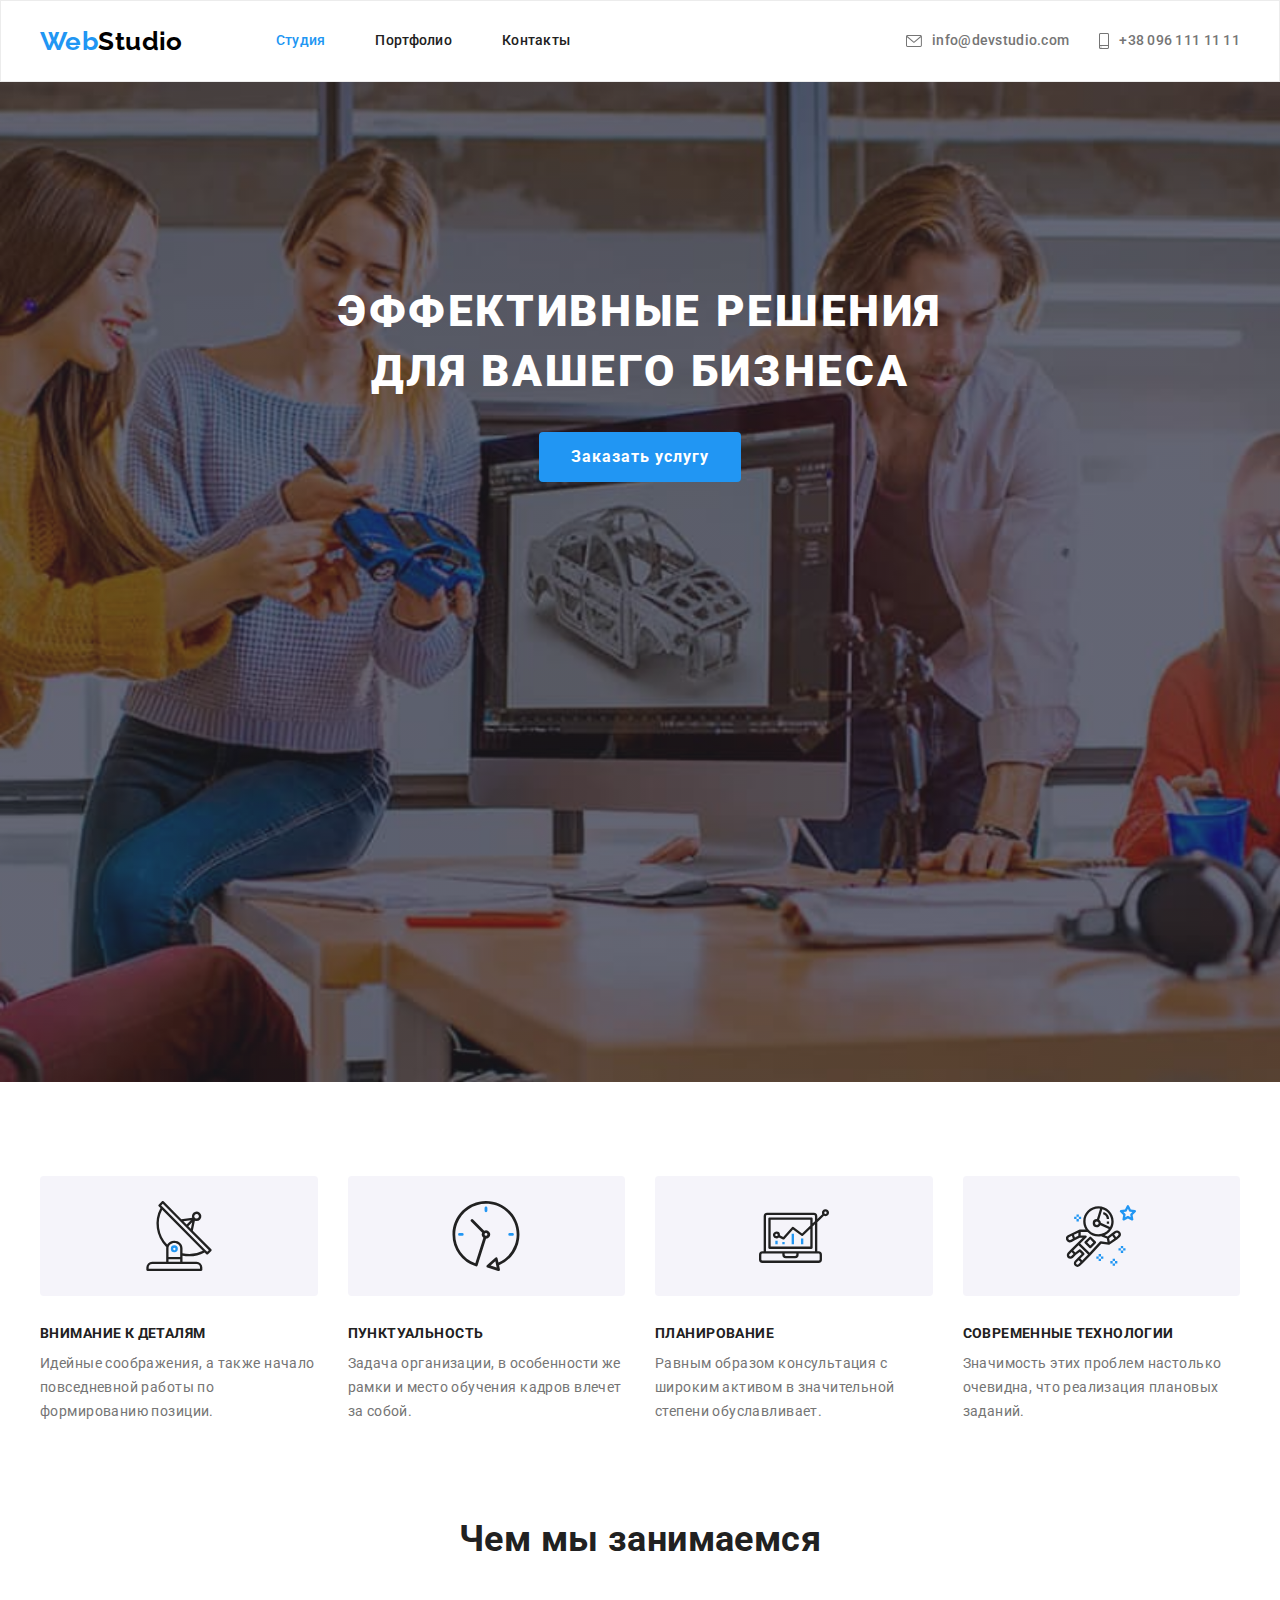
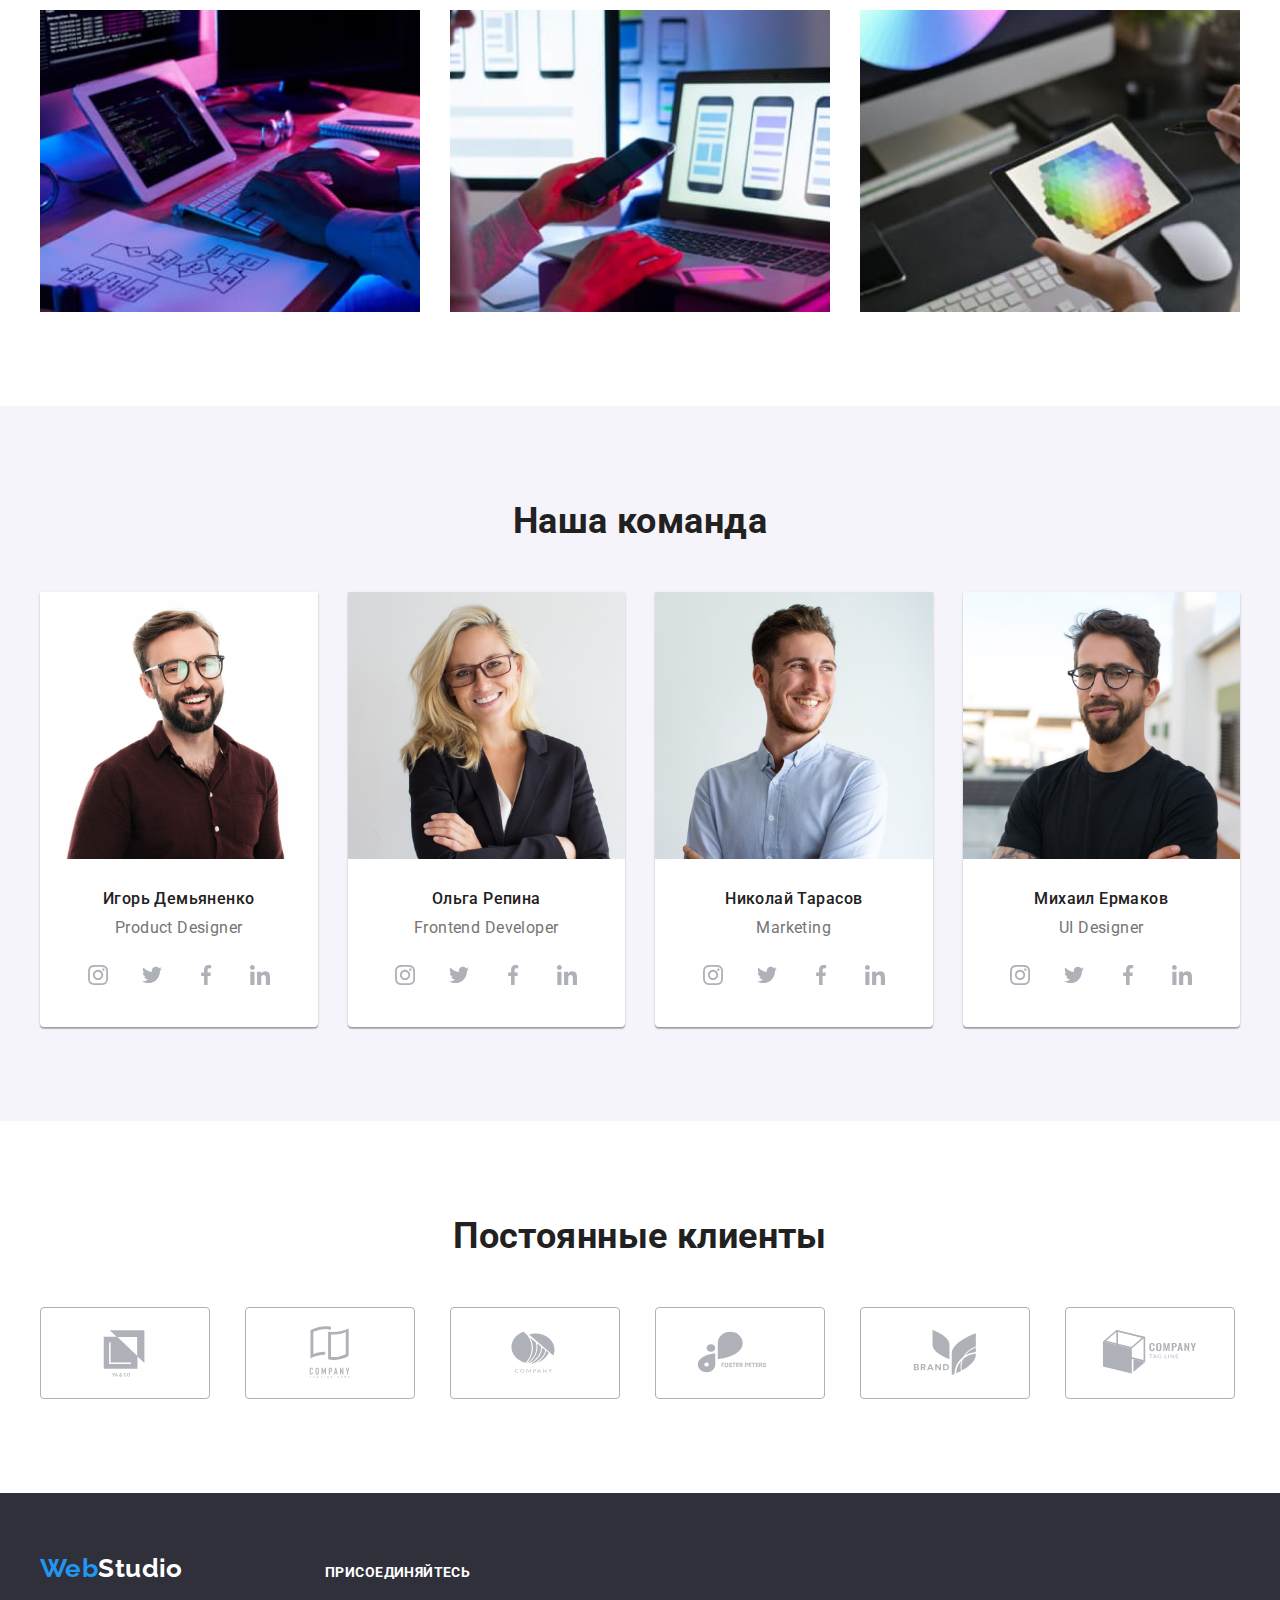
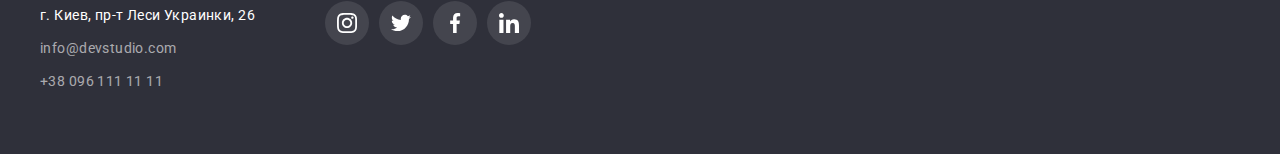
<file: index.html>
<!DOCTYPE html>
<html lang="ru">
<head>
    <meta charset="UTF-8">
    <meta http-equiv="X-UA-Compatible" content="IE=edge">
    <meta name="viewport" content="width=device-width, initial-scale=1.0">
    <title>Homework #2</title>
    <link rel="preconnect" href="https://fonts.googleapis.com">
    <link rel="preconnect" href="https://fonts.gstatic.com" crossorigin>
    <link href="https://fonts.googleapis.com/css2?family=Raleway:wght@700&family=Roboto:wght@400;500;700;900&display=swap" rel="stylesheet" />
    <link rel="stylesheet" href="https://cdnjs.cloudflare.com/ajax/libs/modern-normalize/1.1.0/modern-normalize.min.css" 
    integrity="sha512-wpPYUAdjBVSE4KJnH1VR1HeZfpl1ub8YT/NKx4PuQ5NmX2tKuGu6U/JRp5y+Y8XG2tV+wKQpNHVUX03MfMFn9Q==" 
    crossorigin="anonymous" referrerpolicy="no-referrer" />
    <link rel="stylesheet" href="./css/styles.css" />
</head>
<body>
    <!--Шапка-->
    <header class="header">
        <div class="header-section container">
            <nav class="nav">
                <a href="/" lang="en" class="link logo">
                    Web<span class="logo-header">Studio</span>
                </a>

                <ul class="menu-nav-list list">
                    <li class="menu-nav-item"> <a href="./index.html" class="menu-nav-link link current">Студия</a></li>
                    <li class="menu-nav-item"> <a href="./portfolio.html" class="menu-nav-link link">Портфолио</a></li>
                    <li class="menu-nav-item"> <a href="" class="menu-nav-link link">Контакты</a></li>
                </ul>
            </nav>
            <ul class="contacts-list list">
                <li lang="en" class="contacts-item"><a href="mailto:info@devstudio.com" class="menu-nav-link contacts-link link">
                    <svg class="contacts-icon" width="16" height="12"><use href="images/icons.svg#icon-envelope"></use></svg>
                    <span class="contacts-content">info@devstudio.com</span></a></li>
                <li class="contacts-item"><a href="tel:+380961111111" class="menu-nav-link contacts-link link">
                    <svg class="contacts-icon" width="10" height="16"><use href="images/icons.svg#icon-smartphone"></use></svg>
                    <span class="contacts-content">+38 096 111 11 11</span></a></li>
            </ul>
        </div>
    </header>
    <main>
        <!--Герой-->
        <section class="hero">
                <div class="container">
                <h1 class="hero-title title">Эффективные решения для вашего бизнеса</h1>
                <button type="button" class="hero-button button">Заказать услугу</button>
            </div>
        </section>
            
        <!--Особенности-->
        <section class="features">
            <div class="container">
            <h2 class="title-hidden">Особенности</h2>
            <ul class="card-set list">
                <li class="features-item item">
                    <h3 class="features-title title">Внимание к деталям</h3>
                    <p class="features-text text">Идейные соображения, а также начало повседневной работы по формированию позиции.</p>
                </li>
                <li class="features-item item">
                    <h3 class="features-title title">Пунктуальность</h3>
                    <p class="features-text text">Задача организации, в особенности же рамки и место обучения кадров влечет за собой.</p>
                </li>
                <li class="features-item item">
                    <h3 class="features-title title">Планирование</h3>
                    <p class="features-text text">Равным образом консультация с широким активом в значительной степени обуславливает.</p>
                </li>
                <li class="features-item item">
                    <h3 class="features-title title">Современные технологии</h3>
                    <p class="features-text text">Значимость этих проблем настолько очевидна, что реализация плановых заданий.</p>
                </li>
            </ul>
            </div>
        </section>
        <!--Чем занимаются-->
        <section class="functions section">
            <div class="container">
            <h2 class="section-title title">Чем мы занимаемся</h2>
            <ul class="card-set list">
                <li class="functions-item item"><img src="./images/box_1.jpg" alt="программирование" width="370"></li>
                <li class="functions-item item"><img src="./images/box_2.jpg" alt="разработка мобильного дизайна" width="370"></li>
                <li class="functions-item item"><img src="./images/box_3.jpg" alt="подбор цветов на палитре" width="370"></li>
            </ul>
            </div>
        </section>
        <!--Команда-->
        <section class="team section">
            <div class="container">
                <h2 class="section-title title">Наша команда</h2>
                <ul class="card-set list">
                    <li class="team-item item">
                        <img src="./images/team_card_1.jpg" alt="Член команды" width="270" class="team-foto">
                            <h3 class="team-name">Игорь Демьяненко</h3>
                            <p lang="en" class="team-text text">Product Designer</p>
                            <ul class="social-list list">
                                <li class="social-item">
                                    <a href="" class="social-link">
                                        <svg class="social-icon" width="20" height="20">
                                            <use href="./images/icons.svg#icon-instagram"></use>
                                        </svg>
                                    </a>
                                </li>
                                <li class="social-item">
                                    <a href="" class="social-link">
                                        <svg class="social-icon" width="20" height="20">
                                            <use href="./images/icons.svg#icon-twitter"></use>
                                        </svg>
                                    </a>
                                </li>
                                <li class="social-item">
                                    <a href="" class="social-link">
                                        <svg class="social-icon" width="20" height="20">
                                            <use href="./images/icons.svg#icon-facebook"></use>
                                        </svg>
                                    </a>
                                </li>
                                <li class="social-item">
                                    <a href="" class="social-link">
                                        <svg class="social-icon" width="20" height="20">
                                            <use href="./images/icons.svg#icon-linkedin"></use>
                                        </svg>
                                    </a>
                                </li>
                            </ul>
                        
                    </li>
                    <li class="team-item item">
                        <img src="./images/team_card_2.jpg" alt="Член команды" width="270" class="team-foto">
                            <h3 class="team-name">Ольга Репина</h3>
                            <p lang="en" class="team-text text">Frontend Developer</p>
                            <ul class="social-list list">
                                <li class="social-item">
                                    <a href="" class="social-link">
                                        <svg class="social-icon" width="20" height="20">
                                            <use href="./images/icons.svg#icon-instagram"></use>
                                        </svg>
                                    </a>
                                </li>
                                <li class="social-item">
                                    <a href="" class="social-link">
                                        <svg class="social-icon" width="20" height="20">
                                            <use href="./images/icons.svg#icon-twitter"></use>
                                        </svg>
                                    </a>
                                </li>
                                <li class="social-item">
                                    <a href="" class="social-link">
                                        <svg class="social-icon" width="20" height="20">
                                            <use href="./images/icons.svg#icon-facebook"></use>
                                        </svg>
                                    </a>
                                </li>
                                <li class="social-item">
                                    <a href="" class="social-link">
                                        <svg class="social-icon" width="20" height="20">
                                            <use href="./images/icons.svg#icon-linkedin"></use>
                                        </svg>
                                    </a>
                                </li>
                            </ul>
                        
                    </li>
                    <li class="team-item item">
                        <img src="./images/team_card_3.jpg" alt="Член команды" width="270" class="team-foto">
                            <h3 class="team-name">Николай Тарасов</h3>
                            <p lang="en" class="team-text text">Marketing</p>
                            <ul class="social-list list">
                                <li class="social-item">
                                    <a href="" class="social-link">
                                        <svg class="social-icon" width="20" height="20">
                                            <use href="./images/icons.svg#icon-instagram"></use>
                                        </svg>
                                    </a>
                                </li>
                                <li class="social-item">
                                    <a href="" class="social-link">
                                        <svg class="social-icon" width="20" height="20">
                                            <use href="./images/icons.svg#icon-twitter"></use>
                                        </svg>
                                    </a>
                                </li>
                                <li class="social-item">
                                    <a href="" class="social-link">
                                        <svg class="social-icon" width="20" height="20">
                                            <use href="./images/icons.svg#icon-facebook"></use>
                                        </svg>
                                    </a>
                                </li>
                                <li class="social-item">
                                    <a href="" class="social-link">
                                        <svg class="social-icon" width="20" height="20">
                                            <use href="./images/icons.svg#icon-linkedin"></use>
                                        </svg>
                                    </a>
                                </li>
                            </ul>
                        
                    </li>
                    <li class="team-item item">
                        <img src="./images/team_card_4.jpg" alt="Член команды" width="270" class="team-foto">
                            <h3 class="team-name">Михаил Ермаков</h3>
                            <p lang="en" class="team-text text">UI Designer</p>
                            <ul class="social-list list">
                                <li class="social-item">
                                    <a href="" class="social-link">
                                        <svg class="social-icon" width="20" height="20">
                                            <use href="./images/icons.svg#icon-instagram"></use>
                                        </svg>
                                    </a>
                                </li>
                                <li class="social-item">
                                    <a href="" class="social-link">
                                        <svg class="social-icon" width="20" height="20">
                                            <use href="./images/icons.svg#icon-twitter"></use>
                                        </svg>
                                    </a>
                                </li>
                                <li class="social-item">
                                    <a href="" class="social-link">
                                        <svg class="social-icon" width="20" height="20">
                                            <use href="./images/icons.svg#icon-facebook"></use>
                                        </svg>
                                    </a>
                                </li>
                                <li class="social-item">
                                    <a href="" class="social-link">
                                        <svg class="social-icon" width="20" height="20">
                                            <use href="./images/icons.svg#icon-linkedin"></use>
                                        </svg>
                                    </a>
                                </li>
                            </ul>
                        
                    </li>
                </ul>
            </div>
        </section>

        <!-- Постоянные клиенты -->
        <section class="clients section">
            <div class="container">
                <h2 class="section-title title">Постоянные клиенты</h2>
                <ul class="card-set list">
                    <li class="clients-item item">
                        <a href="" class="clients-link link">
                            <svg class="clients-icon" width="106" height="60">
                                <use href="./images/icons.svg#icon-logo_company_1"></use>
                            </svg>
                        </a></li>
                    <li class="clients-item item">
                        <a href="" class="clients-link link">
                            <svg class="clients-icon" width="106" height="60">
                                <use href="./images/icons.svg#icon-logo_company_2"></use>
                            </svg>
                        </a></li>
                    <li class="clients-item item">
                        <a href="" class="clients-link link">
                            <svg class="clients-icon" width="106" height="60">
                                <use href="./images/icons.svg#icon-logo_company_3"></use>
                            </svg>
                        </a></li>
                    <li class="clients-item item">
                        <a href="" class="clients-link link">
                            <svg class="clients-icon" width="106" height="60">
                                <use href="./images/icons.svg#icon-logo_company_4"></use>
                            </svg>
                        </a></li>
                    <li class="clients-item item">
                        <a href="" class="clients-link link">
                            <svg class="clients-icon" width="106" height="60">
                                <use href="./images/icons.svg#icon-logo_company_5"></use>
                            </svg>
                        </a></li>
                    <li class="clients-item item">
                        <a href="" class="clients-link link">
                            <svg class="clients-icon" width="106" height="60">
                                <use href="./images/icons.svg#icon-logo_company_6"></use>
                            </svg>
                        </a></li>
                </ul>
            </div>
        </section>
    </main>
    <!--Подвал-->
    <footer class="footer">
        <div class="footer-container container">
            <div class="footer-left">
                <a href="/" lang="en" class="link logo">
                    Web<span class="logo-footer">Studio</span>
                </a>
                <address class="address">
                    <ul class="address-list list">
                        <li class="address-item"><a href="https://goo.gl/maps/B9Vz4qunZjv2nFq8A" target="_blank" rel="noreferrer noopener" class="address-link link adds">г. Киев, пр-т Леси Украинки, 26</a></li>
                        <li lang="en" class="address-item" ><a href="mailto:info@devstudio.com" class="address-link link">info@devstudio.com</a></li>
                        <li class="address-item"><a href="tel:+380961111111" class="address-link link">+38 096 111 11 11</a></li>
                    </ul>  
                </address>
            </div>
            <div class="footer-right">
                <h3 class="footer-right-title title">присоединяйтесь</h3>
                <ul class="social-list list">
                    <li class="social-item">
                        <a href="" class="social-link">
                            <svg class="social-icon" width="20" height="20">
                                <use href="./images/icons.svg#icon-instagram"></use>
                            </svg>
                        </a>
                    </li>
                    <li class="social-item">
                        <a href="" class="social-link">
                            <svg class="social-icon" width="20" height="20">
                                <use href="./images/icons.svg#icon-twitter"></use>
                            </svg>
                        </a>
                    </li>
                    <li class="social-item">
                        <a href="" class="social-link">
                            <svg class="social-icon" width="20" height="20">
                                <use href="./images/icons.svg#icon-facebook"></use>
                            </svg>
                        </a>
                    </li>
                    <li class="social-item">
                        <a href="" class="social-link">
                            <svg class="social-icon" width="20" height="20">
                                <use href="./images/icons.svg#icon-linkedin"></use>
                            </svg>
                        </a>
                    </li>
                </ul>
            </div>
        </div>
    </footer>
    
</body>
</html>
</file>
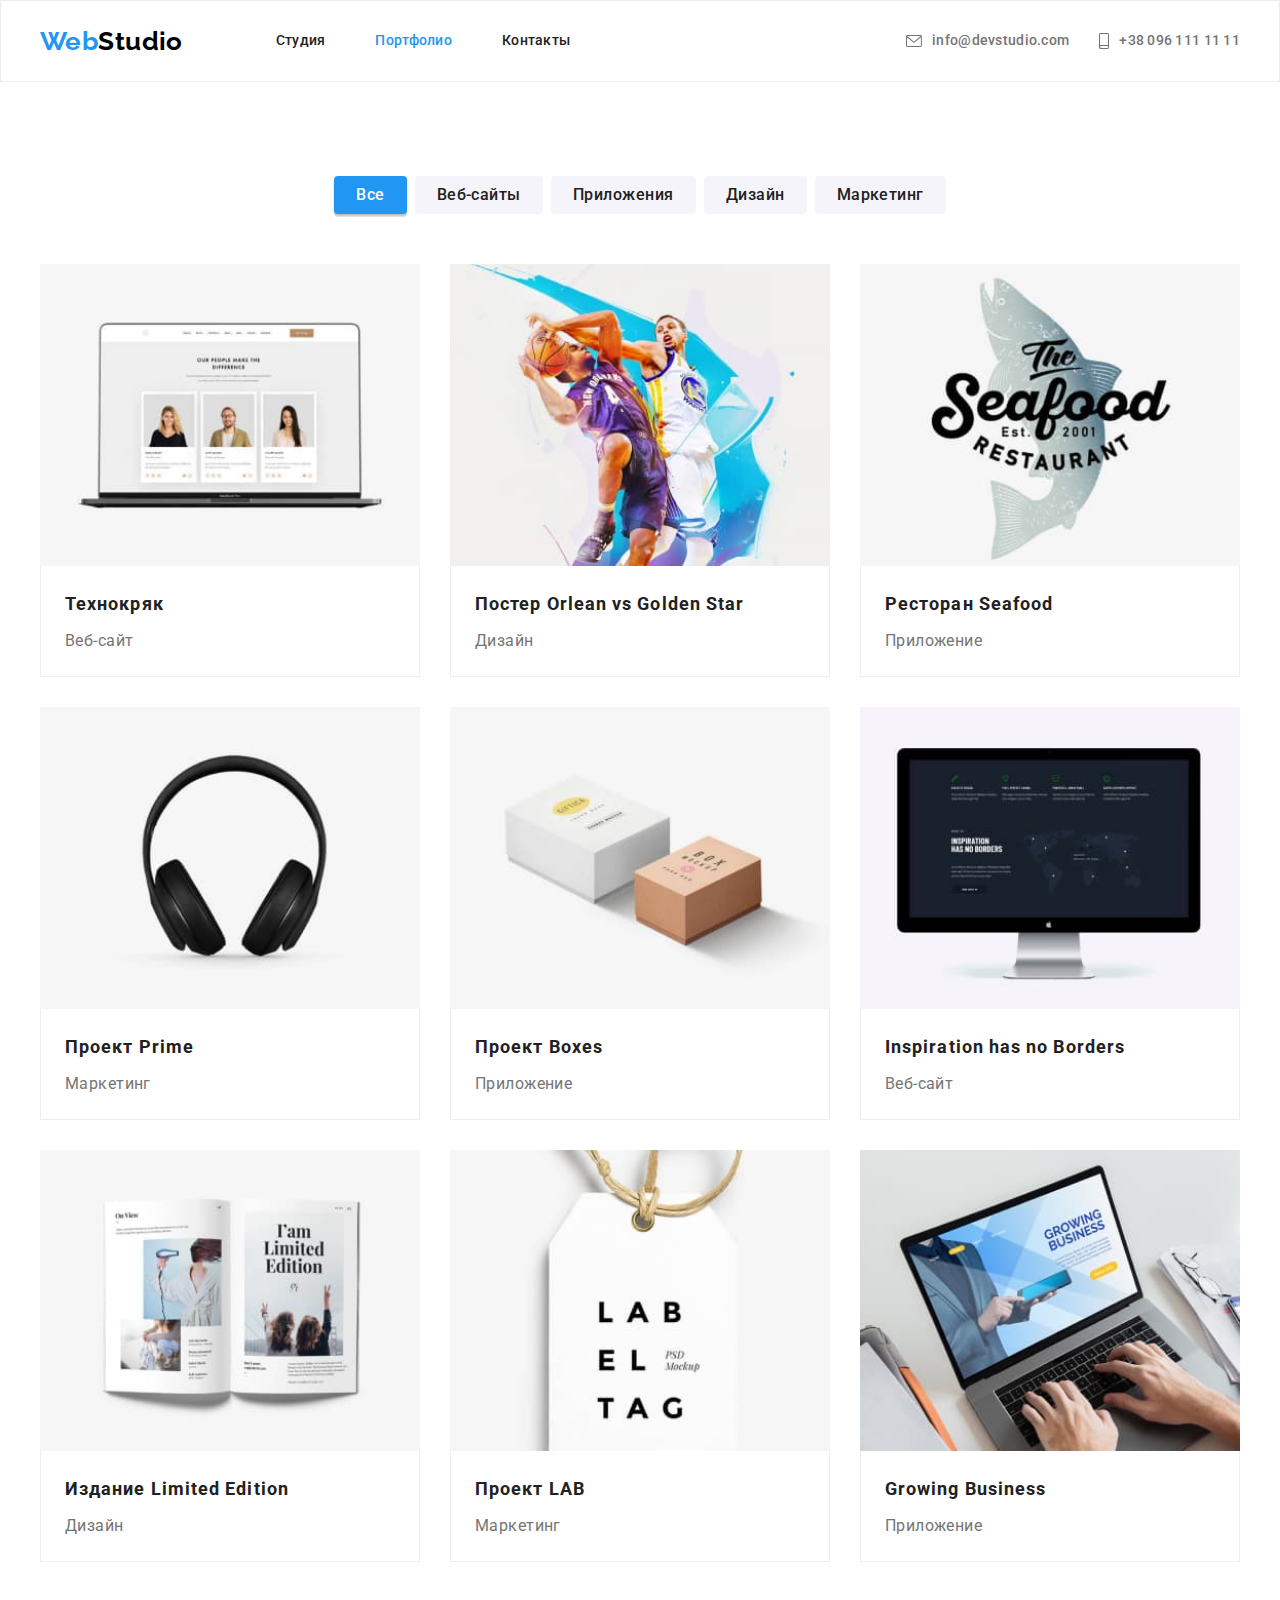
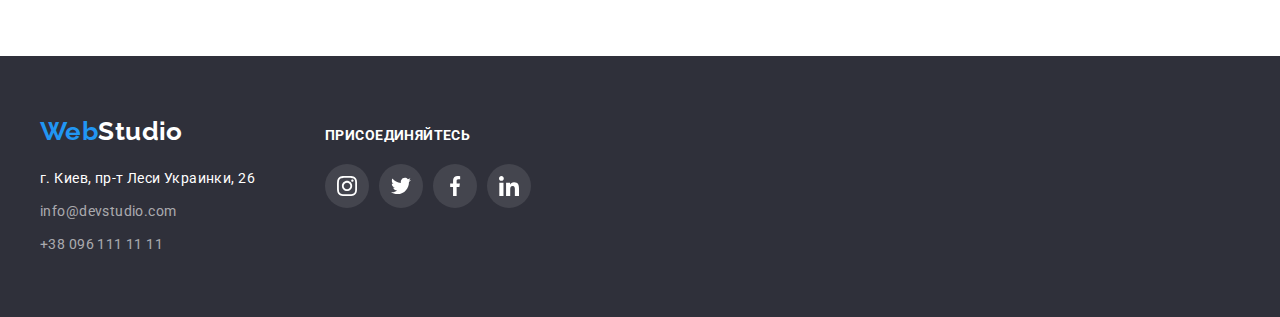
<file: portfolio.html>
<!DOCTYPE html>
<html lang="ru">
<head>
    <meta charset="UTF-8">
    <meta http-equiv="X-UA-Compatible" content="IE=edge">
    <meta name="viewport" content="width=device-width, initial-scale=1.0">
    <title>Homework #2.1</title>
    <link rel="preconnect" href="https://fonts.googleapis.com">
    <link rel="preconnect" href="https://fonts.gstatic.com" crossorigin>
    <link href="https://fonts.googleapis.com/css2?family=Raleway:wght@700&family=Roboto:wght@400;500;700;900&display=swap" rel="stylesheet">
    <link rel="stylesheet" href="https://cdnjs.cloudflare.com/ajax/libs/modern-normalize/1.1.0/modern-normalize.min.css" 
    integrity="sha512-wpPYUAdjBVSE4KJnH1VR1HeZfpl1ub8YT/NKx4PuQ5NmX2tKuGu6U/JRp5y+Y8XG2tV+wKQpNHVUX03MfMFn9Q==" 
    crossorigin="anonymous" referrerpolicy="no-referrer" />    
    <link rel="stylesheet" href="./css/styles.css" />
</head>
<body>
    <!--Шапка-->
    <header class="header">
      <div class="header-section container">
      <nav class="nav">
          <a href="/" lang="en" class="link logo">
              Web<span class="logo-header">Studio</span>
          </a>

          <ul class="menu-nav-list list">
              <li class="menu-nav-item"> <a href="./index.html" class="menu-nav-link link">Студия</a></li>
              <li class="menu-nav-item"> <a href="./portfolio.html" class="menu-nav-link link current">Портфолио</a></li>
              <li class="menu-nav-item"> <a href="" class="menu-nav-link link">Контакты</a></li>
          </ul>
      </nav>
      <ul class="contacts-list list">
        <li lang="en" class="contacts-item"><a href="mailto:info@devstudio.com" class="menu-nav-link contacts-link link">
            <svg class="contacts-icon" width="16" height="12"><use href="images/icons.svg#icon-envelope"></use></svg>
            <span class="contacts-content">info@devstudio.com</span></a></li>
        <li class="contacts-item"><a href="tel:+380961111111" class="menu-nav-link contacts-link link">
            <svg class="contacts-icon" width="10" height="16"><use href="images/icons.svg#icon-smartphone"></use></svg>
            <span class="contacts-content">+38 096 111 11 11</span></a></li>
    </ul>
      </div>
    </header>
    <main>
        <section class="portfolio section">
          <div class="container">
            <h1 class="title-hidden">Портфолио</h1>

            <!-- Фильтр -->
            <h2 class="title-hidden">Фильтр проектов</h2>
            <ul class="filter-list list">
              <li class="filter-item"><button type="button" class="filter-button button current-btn">Все</button></li>
              <li class="filter-item"><button type="button" class="filter-button button">Веб-сайты</button></li>
              <li class="filter-item"><button type="button" class="filter-button button">Приложения</button></li>
              <li class="filter-item"><button type="button" class="filter-button button">Дизайн</button></li>
              <li class="filter-item"><button type="button" class="filter-button button">Маркетинг</button></li>
            </ul>

            <!-- Примеры проектов -->
            <h2 class="title-hidden">Примеры проектов</h2>
            <ul class="card-set list">
              <li class="project-item item">
                <a href="" class="project-link link" target="_blank" rel="noreferrer noopener">
                  <img src="./images/project_1.jpg" alt="Ноутбук" width="370">
                  <div class="project-caption">
                    <h3 class="project-title title">Технокряк</h3>
                    <p class="project-text text">Веб-сайт</p>
                  </div>
                </a>
              </li>
              <li class="project-item item">
                <a href="" class="project-link link" target="_blank" rel="noreferrer noopener">
                  <img src="./images/project_2.jpg" alt="Баскетболисты" width="370">
                  <div class="project-caption">
                    <h3 class="project-title title">Постер <span lang="en">Orlean vs Golden Star</span></h3>
                    <p class="project-text text">Дизайн</p>
                  </div>
                </a>
              </li>
              <li class="project-item item">
                <a href="" class="project-link link" target="_blank" rel="noreferrer noopener">
                  <img src="./images/project_3.jpg" alt="Логотип ресторана" width="370">
                  <div class="project-caption">
                    <h3 class="project-title title">Ресторан <span lang="en">Seafood</span></h3>
                    <p class="project-text text">Приложение</p>
                  </div>
                </a>
              </li>
              <li class="project-item item">
                <a href="" class="project-link link" target="_blank" rel="noreferrer noopener">
                  <img src="./images/project_4.jpg" alt="Наушники" width="370">
                  <div class="project-caption">
                    <h3 class="project-title title">Проект <span lang="en">Prime</span></h3>
                    <p class="project-text text">Маркетинг</p>
                  </div>
                </a>
              </li>
              <li class="project-item item">
                <a href="" class="project-link link" target="_blank" rel="noreferrer noopener">
                  <img src="./images/project_5.jpg" alt="Две коробки" width="370">
                  <div class="project-caption">
                    <h3 class="project-title title">Проект <span lang="en">Boxes</span></h3>
                    <p class="project-text text">Приложение</p>
                  </div>
                </a>
              </li>
              <li class="project-item item">
                <a href="" class="project-link link" target="_blank" rel="noreferrer noopener">
                  <img src="./images/project_6.jpg" alt="Монитор" width="370">
                  <div class="project-caption">
                    <h3 class="project-title title" lang="en">Inspiration has no Borders</h3>
                    <p class="project-text text">Веб-сайт</p>
                  </div>
                </a>
              </li>
              <li class="project-item item">
                <a href="" class="project-link link" target="_blank" rel="noreferrer noopener">
                  <img src="./images/project_7.jpg" alt="Журнал" width="370">
                  <div class="project-caption">
                    <h3 class="project-title title">Издание <span lang="en">Limited Edition</span></h3>
                    <p class="project-text text">Дизайн</p>
                  </div>
                </a>
              </li>
              <li class="project-item item">
                <a href="" class="project-link link" target="_blank" rel="noreferrer noopener">
                  <img src="./images/project_8.jpg" alt="Бирка" width="370">
                  <div class="project-caption">
                    <h3 class="project-title title">Проект <span lang="en">LAB</span></h3>
                    <p class="project-text text">Маркетинг</p>
                  </div>
                </a>
              </li>
              <li class="project-item item">
                <a href="" class="project-link link" target="_blank" rel="noreferrer noopener">
                  <img src="./images/project_9.jpg" alt="Ноутбук" width="370">
                  <div class="project-caption">
                    <h3 class="project-title title" lang="en">Growing Business</h3>
                    <p class="project-text text">Приложение</p>
                  </div>
                </a>
              </li>
            </ul>
          </div>
        </section>
    </main>
    <!--Подвал-->
    <footer class="footer">
      <div class="footer-container container">
          <div class="footer-left">
              <a href="/" lang="en" class="link logo">
                  Web<span class="logo-footer">Studio</span>
              </a>
              <address class="address">
                  <ul class="address-list list">
                      <li class="address-item"><a href="https://goo.gl/maps/B9Vz4qunZjv2nFq8A" target="_blank" rel="noreferrer noopener" class="address-link link adds">г. Киев, пр-т Леси Украинки, 26</a></li>
                      <li lang="en" class="address-item" ><a href="mailto:info@devstudio.com" class="address-link link">info@devstudio.com</a></li>
                      <li class="address-item"><a href="tel:+380961111111" class="address-link link">+38 096 111 11 11</a></li>
                  </ul>  
              </address>
          </div>
          <div class="footer-right">
              <h3 class="footer-right-title title">присоединяйтесь</h3>
              <ul class="social-list list">
                  <li class="social-item">
                      <a href="" class="social-link">
                          <svg class="social-icon" width="20" height="20">
                              <use href="./images/icons.svg#icon-instagram"></use>
                          </svg>
                      </a>
                  </li>
                  <li class="social-item">
                      <a href="" class="social-link">
                          <svg class="social-icon" width="20" height="20">
                              <use href="./images/icons.svg#icon-twitter"></use>
                          </svg>
                      </a>
                  </li>
                  <li class="social-item">
                      <a href="" class="social-link">
                          <svg class="social-icon" width="20" height="20">
                              <use href="./images/icons.svg#icon-facebook"></use>
                          </svg>
                      </a>
                  </li>
                  <li class="social-item">
                      <a href="" class="social-link">
                          <svg class="social-icon" width="20" height="20">
                              <use href="./images/icons.svg#icon-linkedin"></use>
                          </svg>
                      </a>
                  </li>
              </ul>
          </div>
      </div>
  </footer>
    
</body>
</html>
</file>
<file: css/styles.css>
/* цвет заголовков #212121 */
/* цвет текста #757575 */
/* белый  #FFFFFF */
/* акцент #2196F3*/

:root {
    --primary-text-color: #757575;
    --title-text-color: #212121;
    --accent-color: #2196F3;
    --primery-bg-color: #FFFFFF;
    --secondary-bg-color: #2F303A;
    --additional-bg-color: #F5F4FA;
    --header-logo-color: #000;
    --social-icon-color: #AFB1B8;
    --card-gap: 30px;
    --card-item: 3;
} 

/* Reset */

p, h1, h2, h3 {
    margin: 0;
}

.link {
    display: block;
    text-decoration: none;
    color: inherit;
}
 
.list {
    list-style: none;
    padding: 0;
    margin: 0;
}

img {
    display: block;
    width: 100%;
    height: auto;
}


body {
    margin: 0;
    color: var(--primary-text-color);
    background-color: var(--primery-bg-color);
    font-family: 'Roboto', sans-serif;
    font-style: normal;
    font-weight: 400;
    font-size: 14px;
    line-height: 1.71;
    letter-spacing: 0.03em;
}



.title {
    color: var(--title-text-color);
    padding: 0;
    margin: 0;

}

.title-hidden {
    position: absolute;
    white-space: nowrap;
    width: 1px;
    height: 1px;
    margin: -1px;
    padding: 0;
    overflow: hidden;
    border: 0;
    clip: rect(0 0 0 0);
    clip-path: inset(50%);
}

.button {
    font-family: inherit;
    cursor: pointer;
    border-radius: 4px;
    border-width: 0;
} 

.container {
    margin-left: auto;
    margin-right: auto;
    width: 1200px;
    padding-left: 15px;
    padding-right: 15px;
}



/* -------- Header ------- */

.header {
    border: 1px solid #ECECEC;
}

.header-section {
    display: flex;
    align-items: center;
}

.nav,
.contacts-list,
.menu-nav-list {
    display: flex;
    align-items: center;
}

/* Logo */

.logo {
    color: var(--accent-color);
    font-family: "Raleway", sans-serif;
    font-weight: 700;
    font-size: 26px;
    line-height: 1.19;
}

.logo-header {
    color: var(--header-logo-color);
}

.logo-footer {
    color: var(--primery-bg-color);
}

/* navigation */

.menu-nav-list {
    margin-left: 93px;
    color: var(--title-text-color);
}

.menu-nav-item:not(:last-child) {
    margin-right: 50px;
}

.menu-nav-link {
    padding-top: 32px;
    padding-bottom: 32px;
    font-weight: 500;
    font-size: 14px;
    line-height: 1.14;
    letter-spacing: 0.02em;
}

.menu-nav-link:hover, 
.menu-nav-link:focus,
.menu-nav-link.current {
    color: var(--accent-color);
}

/* contacts header*/

.contacts-list {
    margin-left: auto;
} 

.contacts-item:not(:last-child) {
    margin-right: 30px;
}

.contacts-link {
    display: flex;
    align-items: center;
}

.contacts-icon {
    margin-right: 10px;
    fill: currentColor;
}

/* Section hero */

.hero {
    padding-top: 200px;
    padding-bottom: 200px;
    text-align: center;
    max-width: 1600px;
    height: 600px;
    margin-left: auto;
    margin-right: auto;
    background-color: var(--secondary-bg-color);
    background-image: 
    linear-gradient(rgba(47, 48, 58, 0.4), rgba(47, 48, 58, 0.4)),
    url('../images/overlay_img.jpg');
    background-repeat: no-repeat;
    background-position: center;
    background-size: cover;
}
.hero-title {
    max-width: 696px;
    margin-bottom: 30px;
    margin-right: auto;
    margin-left: auto;
    color: var(--primery-bg-color);
    font-weight: 900;
    font-size: 44px;
    line-height: 1.36;
    letter-spacing: 0.06em;
    text-transform: uppercase;
}
.hero-button {
    padding: 10px 32px;
    color: var(--primery-bg-color);
    background-color: var(--accent-color);
    font-weight: 700;
    font-size: 16px;
    line-height: 1.87;
    align-items: center;
    letter-spacing: 0.06em;
}
.hero-button:hover,
.hero-button:focus {
    background-color: #188CE8;   
}


/* Section features */

.features {
    padding-top: 94px;
    --card-item: 4;
}

.features-item::before {
    display: block;
    content: "";
    height: 120px;
    border-radius: 4px;
    margin-bottom: var(--card-gap);
    background-size: 70px;
    background-repeat: no-repeat;
    background-position: center;
    background-color: var(--additional-bg-color);
}

.features-item:nth-child(1)::before {
    background-image: url('../images/antenna.svg');
}
.features-item:nth-child(2)::before {
    background-image: url('../images/clock.svg');
}
.features-item:nth-child(3)::before {
    background-image: url('../images/diagram.svg');
}
.features-item:nth-child(4)::before {
    background-image: url('../images/astronaut.svg');
}

.card-set {
    display: flex;
    flex-wrap: wrap;
    margin-top: calc(-1 * var(--card-gap));
    margin-left: calc(-1 * var(--card-gap));
}

.item {
    flex-basis: calc(100% / var(--card-item) - var(--card-gap));
    margin-top: var(--card-gap);
    margin-left: var(--card-gap);
} 

.features-title {
    margin-bottom: 10px;
    font-size: 14px;
    line-height: 1.14;
    text-transform: uppercase;
}

/* Section functions */

.section {
    padding-top: 94px;
    padding-bottom: 94px;
}

.section-title {
    margin-bottom: 50px;
    font-size: 36px;
    line-height: 1.17;
    text-align: center;
}



/* Section team */ 

.team {
    background-color: var(--additional-bg-color);
    --card-item: 4;
}

.team-item {
    background-color: var(--primery-bg-color);
    padding-bottom: 30px;
    box-shadow: 0px 1px 3px rgba(0, 0, 0, 0.12), 0px 1px 1px rgba(0, 0, 0, 0.14), 0px 2px 1px rgba(0, 0, 0, 0.2);
    border-radius: 0px 0px 4px 4px;
}

.team-foto {
    margin-bottom: var(--card-gap);
}

.team-name {
    margin-bottom: 10px;
    color: var(--title-text-color);
    font-weight: 500;
}

.team-text,
.team-name {
    font-size: 16px;
    line-height: 1.19;
    text-align: center;
}

.social-list {
    display: flex;
    justify-content: center;
    margin-top: 16px;
}

.social-item:not(:last-child) {
    margin-right: 10px;
}

.social-link {
    display: flex;
    justify-content: center;
    align-items: center;
    width: 44px;
    height: 44px;
    border-radius: 50%;
    background-color: var(--primery-bg-color);
    color: var(--social-icon-color);
}

.social-icon {
    fill: currentColor;
}

.social-link:hover,
.social-link:focus {
    background-color: var(--accent-color);
    color: var(--primery-bg-color);
}


/* Section clients */

.clients {
    --card-item: 6; 
}

.clients-link {
    display: flex;
    justify-content: center;
    align-items: center;
    width: 170px;
    height: 92px;
    border: 1px solid var(--social-icon-color);
    box-sizing: border-box;
    border-radius: 4px;
    color: var(--social-icon-color);
}

.clients-icon {
    fill: currentColor;
}

.clients-link:hover,
.clients-link:focus {
    border-color: var(--accent-color);
    color: var(--accent-color);
}


/* footer */

.footer {
    padding-top: 60px;
    padding-bottom: 60px;
    background-color: var(--secondary-bg-color);
}

.footer-container {
    display: flex;
    align-items: baseline;
}

.footer-left {
    margin-right: 70px;
}

.footer .logo {
    display: block;
    margin-bottom: 20px;
}
.address {
    font-style: normal;
    font-size: 14px;
    line-height: 1.71;
}
.address-item:not(:last-child) {
    margin-bottom: 9px;
}
.address-link {
    color: rgba(255, 255, 255, 0.6);
}
.address-link.adds {
    color: var(--primery-bg-color);
}
.address-link:hover, 
.address-link:focus {
    color: var(--accent-color);
}

.footer-right-title {
    color: var(--primery-bg-color);
    font-size: 14px;
    line-height: 1.14;
    text-transform: uppercase;
}

.footer-right .social-list {
    margin-top: 20px;
}

.footer-right .social-link {
    background-color: rgba(255, 255, 255, 0.1);
    color: var(--primery-bg-color);
}

.footer-right .social-link:hover,
.footer-right .social-link:focus {
    background-color: var(--accent-color);
}


/*-------------- Page portfolio ------------ */

/* filter */
.filter-list {
    display: flex;
    justify-content: center;
    margin-bottom: 50px;
}

.filter-item:not(:last-child) {
    margin-right: 8px;
}
    
.filter-button {
    padding: 6px 22px 6px 22px;
    color: var(--title-text-color);
    background-color: #F5F4FA;
    font-weight: 500;
    font-size: 16px;
    line-height: 1.62;
    text-align: center;
    letter-spacing: 0.03em;
}

.filter-button:hover,
.filter-button:focus,
.current-btn {
    color: var(--primery-bg-color);
    background-color: var(--accent-color);
    box-shadow: 0px 3px 1px rgba(0, 0, 0, 0.1), 0px 1px 2px rgba(0, 0, 0, 0.08), 0px 2px 2px rgba(0, 0, 0, 0.12);
}

/* project */

.project-caption {
    padding: 20px 24px;
    border: 1px solid #EEEEEE;
    border-top: 0;
}

.project-title {
    font-size: 18px;
    line-height: 2;
    letter-spacing: 0.06em;   
} 
.project-text {
    margin-top: 4px;
    color: inherit;
    font-size: 16px;
    line-height: 1.87;
}

.project-link:hover,
.project-link:focus {
    box-shadow: 0px 1px 1px rgba(0, 0, 0, 0.12), 0px 4px 4px rgba(0, 0, 0, 0.06), 1px 4px 6px rgba(0, 0, 0, 0.16);
}
</file>
